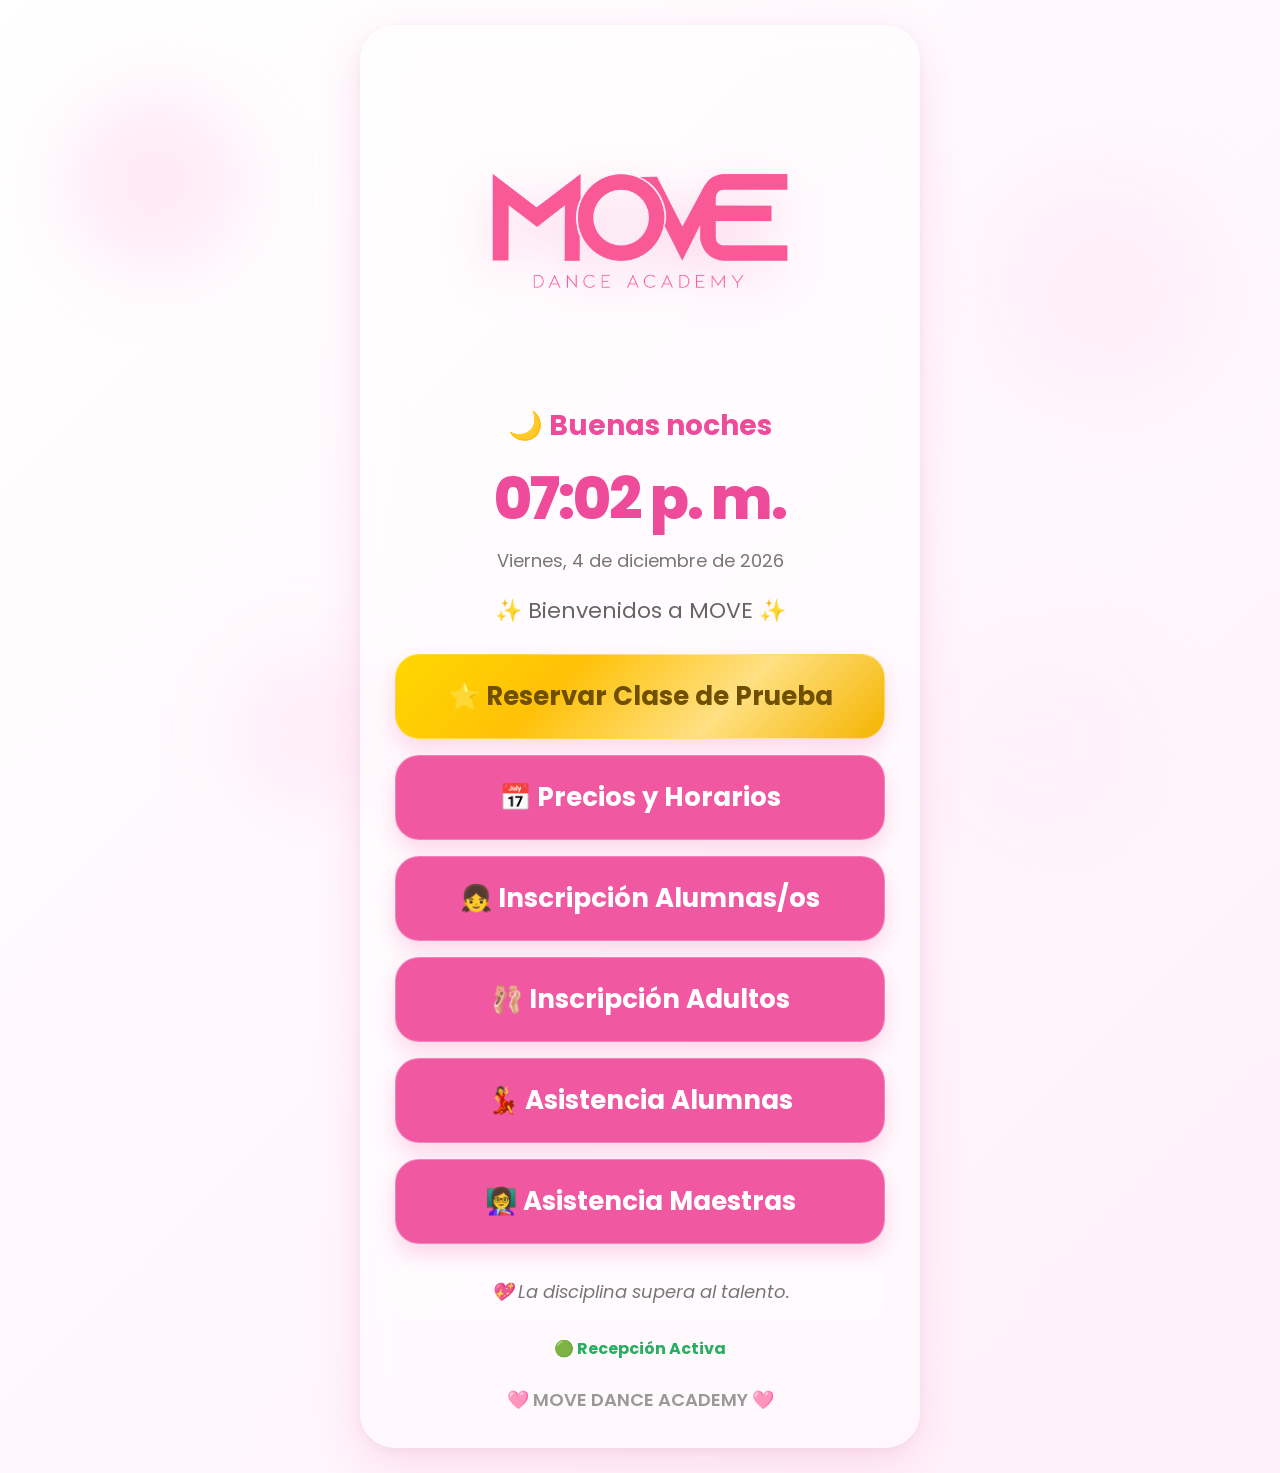
<file: index.html>
<!DOCTYPE html>
<html lang="es">

<head>

<meta charset="UTF-8">

<meta name="viewport" content="width=device-width, initial-scale=1.0">

<title>MOVE Dance Academy</title>

<meta name="theme-color" content="#f04d98">

<link rel="preconnect" href="https://fonts.googleapis.com">

<link rel="preconnect" href="https://fonts.gstatic.com" crossorigin>

<link href="https://fonts.googleapis.com/css2?family=Poppins:wght@300;400;500;600;700;800&display=swap" rel="stylesheet">

<link rel="stylesheet" href="styles.css">

</head>

<body>

<div class="background"></div>

<div class="floating floating1"></div>
<div class="floating floating2"></div>
<div class="floating floating3"></div>
<div class="floating floating4"></div>

<main class="container">

<img
src="logo.png"
class="logo"
alt="MOVE Dance Academy">

<div id="greeting" class="greeting">

☀️ Buenos días

</div>

<div id="clock" class="clock">

00:00

</div>

<div id="date" class="date">

Cargando...

</div>

<div id="welcomeMessage" class="welcome">

✨ Bienvenidos a MOVE ✨

</div>

<a
class="btn btn-gold"
href="https://airtable.com/appPEfqYLEyfLcRJE/pagK5FDekjquR8C4B/form">

⭐ Reservar Clase de Prueba

</a>

<a
class="btn" href="horarios.html">
📅 Precios y Horarios

</a>

<a
class="btn"
href="https://movedanceasistencia.fillout.com/t/7R2tz7q9qVus">

👧 Inscripción Alumnas/os

</a>

<a
class="btn"
href="https://movedanceasistencia.fillout.com/t/tAcHw7cnXAus">

🩰 Inscripción Adultos

</a>

<a
class="btn"
href="biometrico.html">

💃 Asistencia Alumnas

</a>

<a
class="btn"
href="https://airtable.com/appPEfqYLEyfLcRJE/pagmaQIeeyKiSmdMu/form">

👩‍🏫 Asistencia Maestras

</a>

<div id="quote" class="quote">

💖 La disciplina supera al talento.

</div>

<div class="status">

🟢 Recepción Activa

</div>

<footer>

🩷 MOVE DANCE ACADEMY 🩷

</footer>

</main>

<script src="script.js"></script>

</body>

</html>
</file>
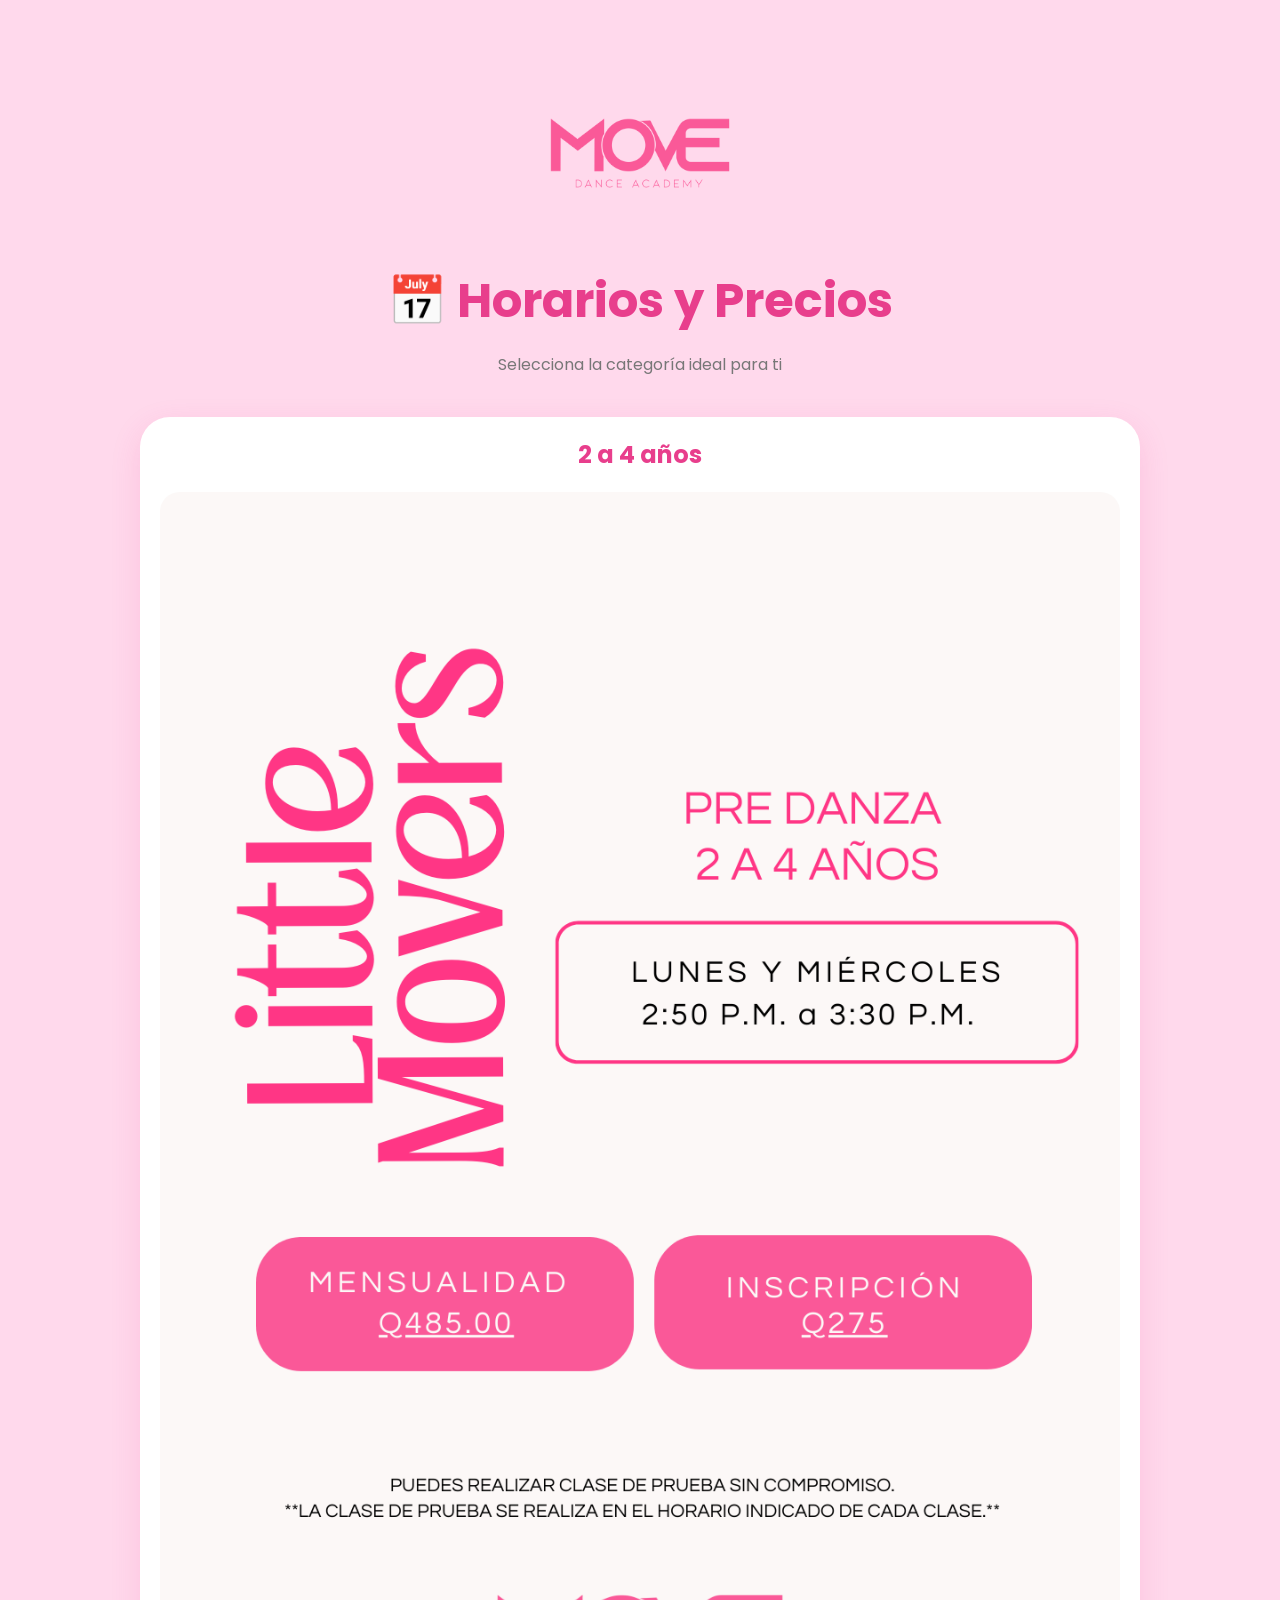
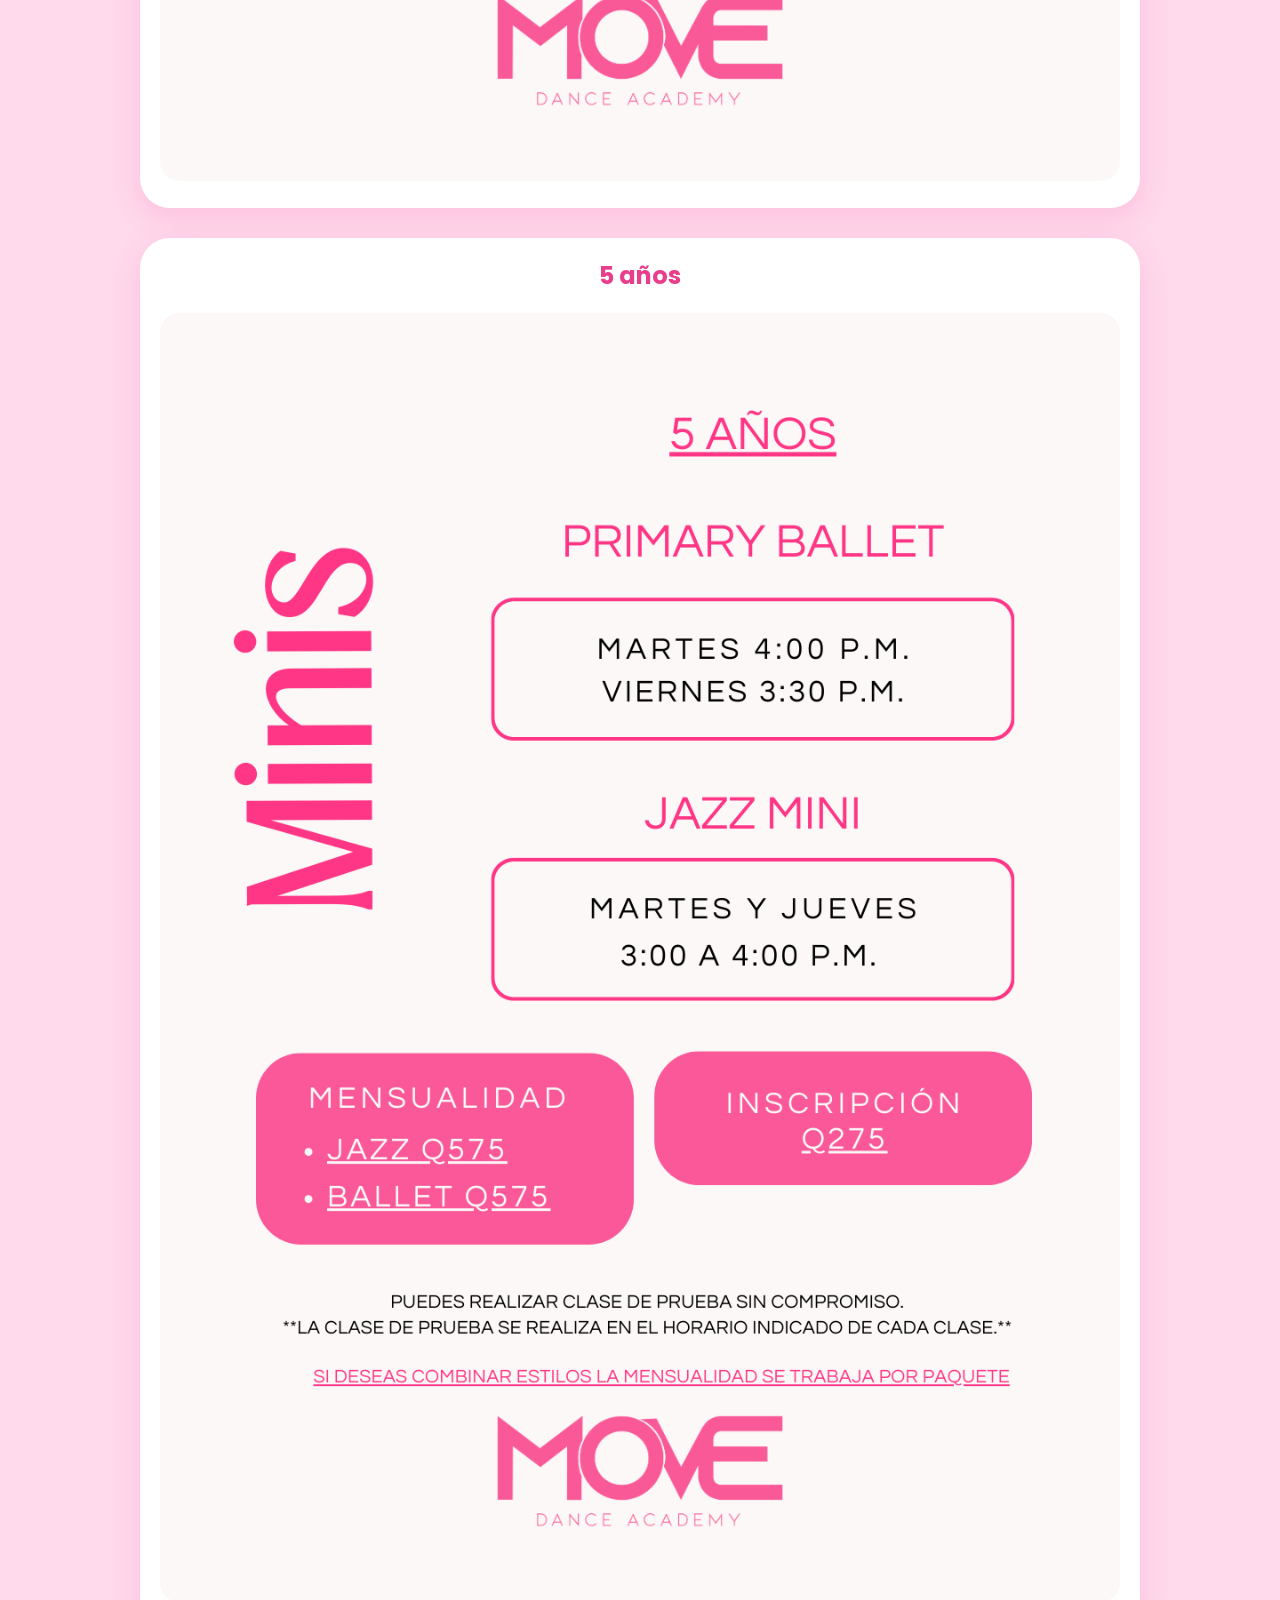
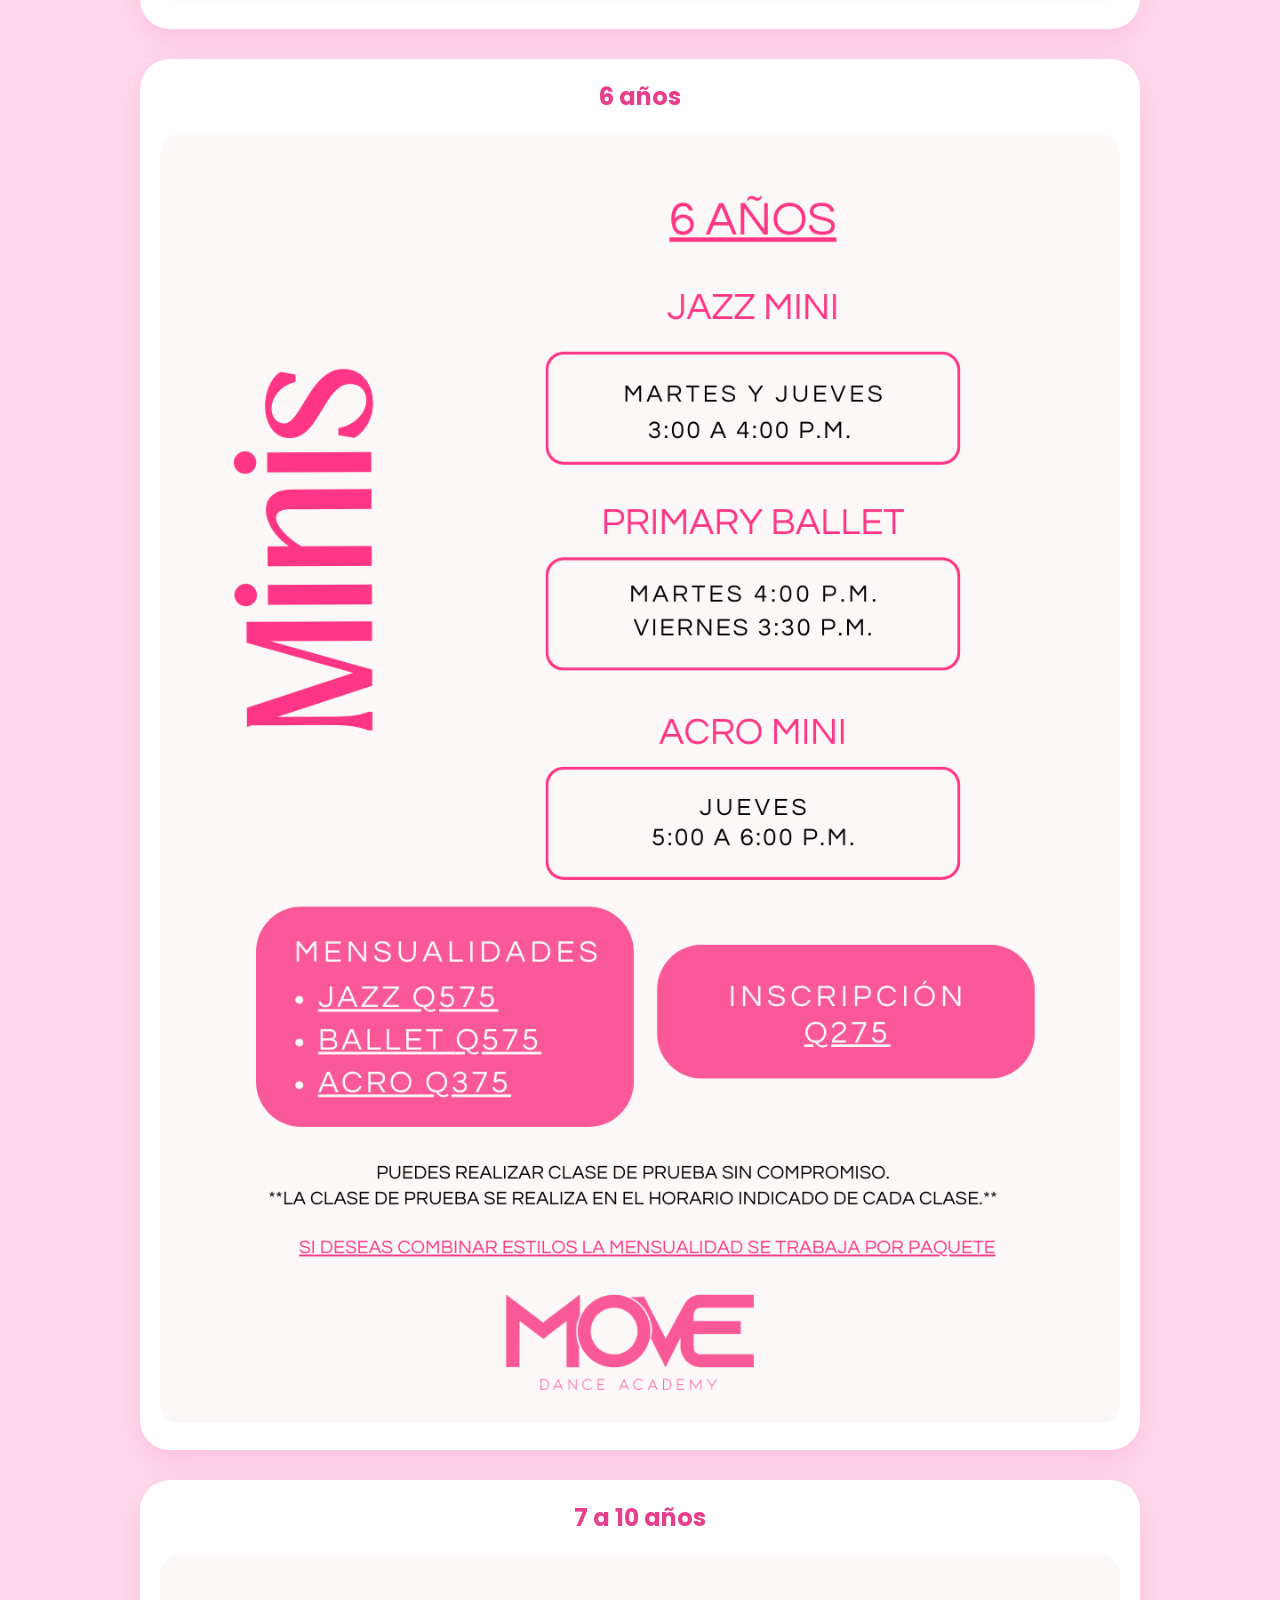
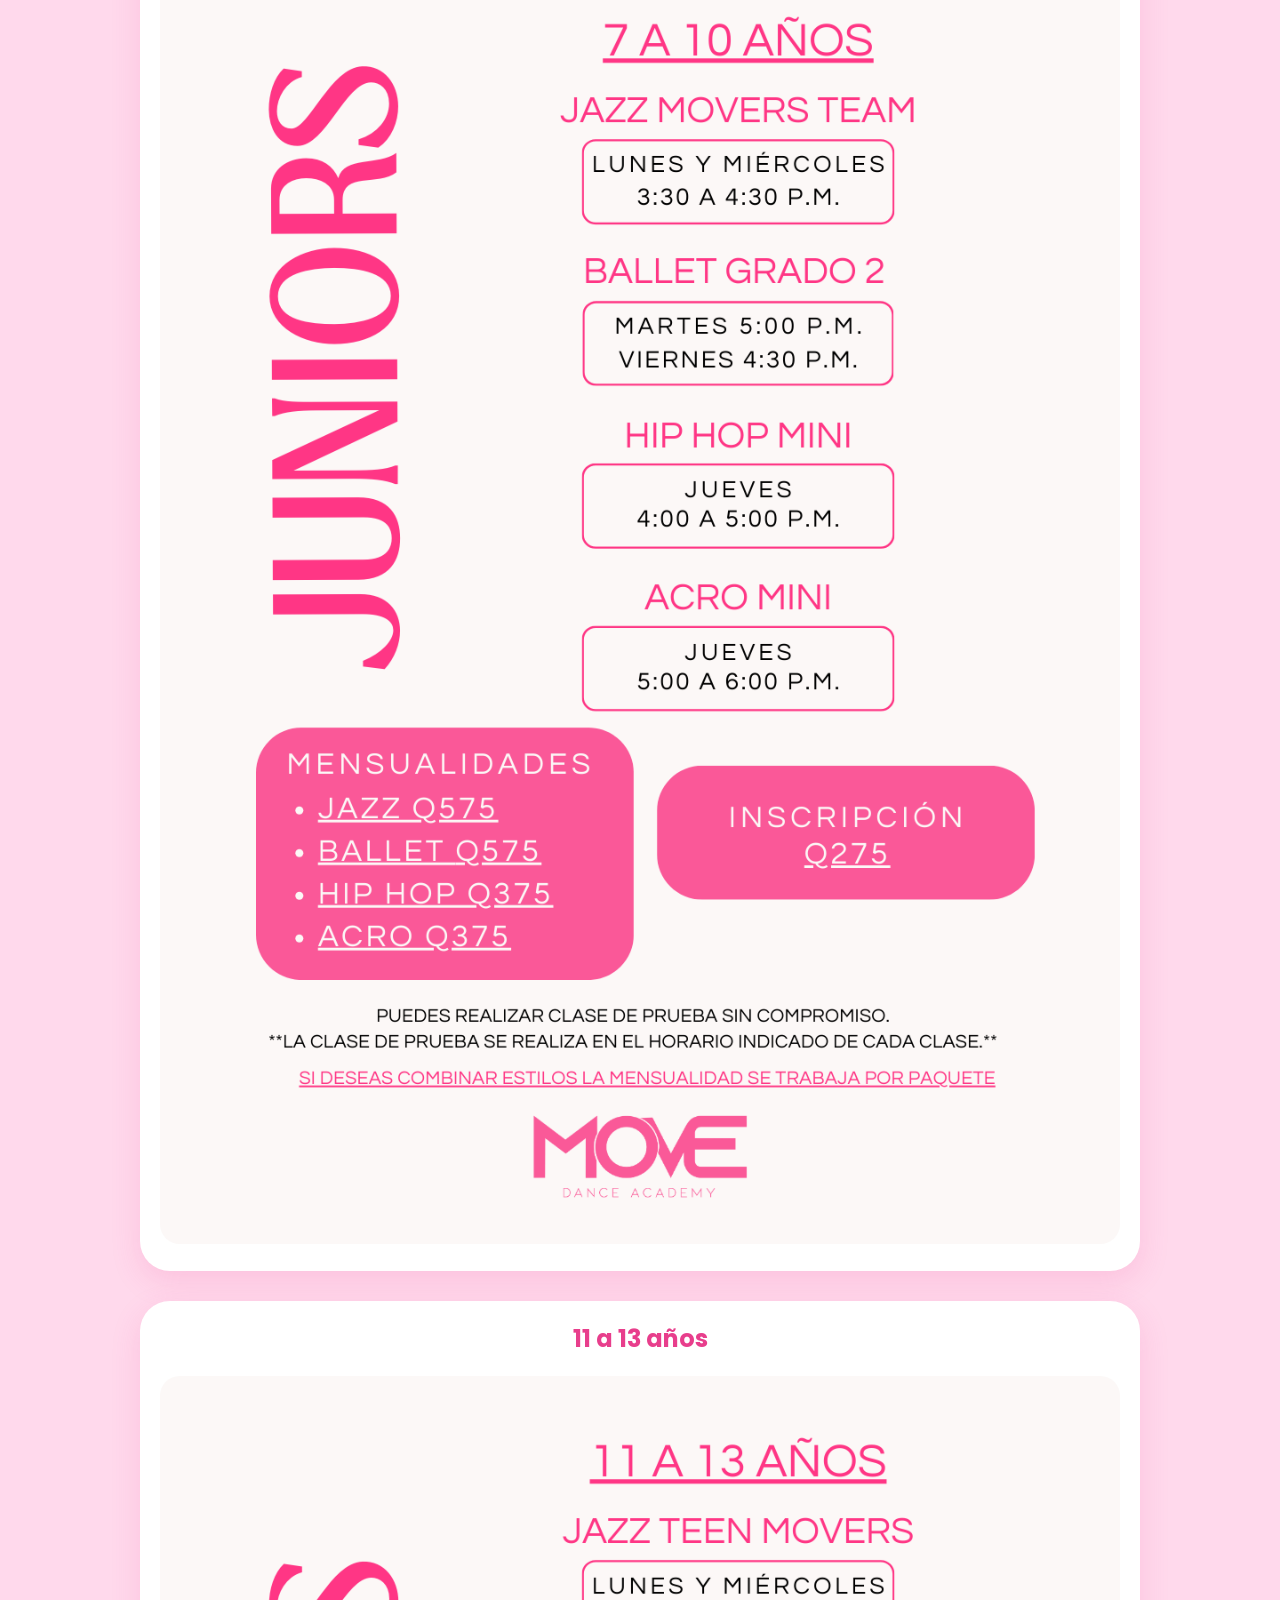
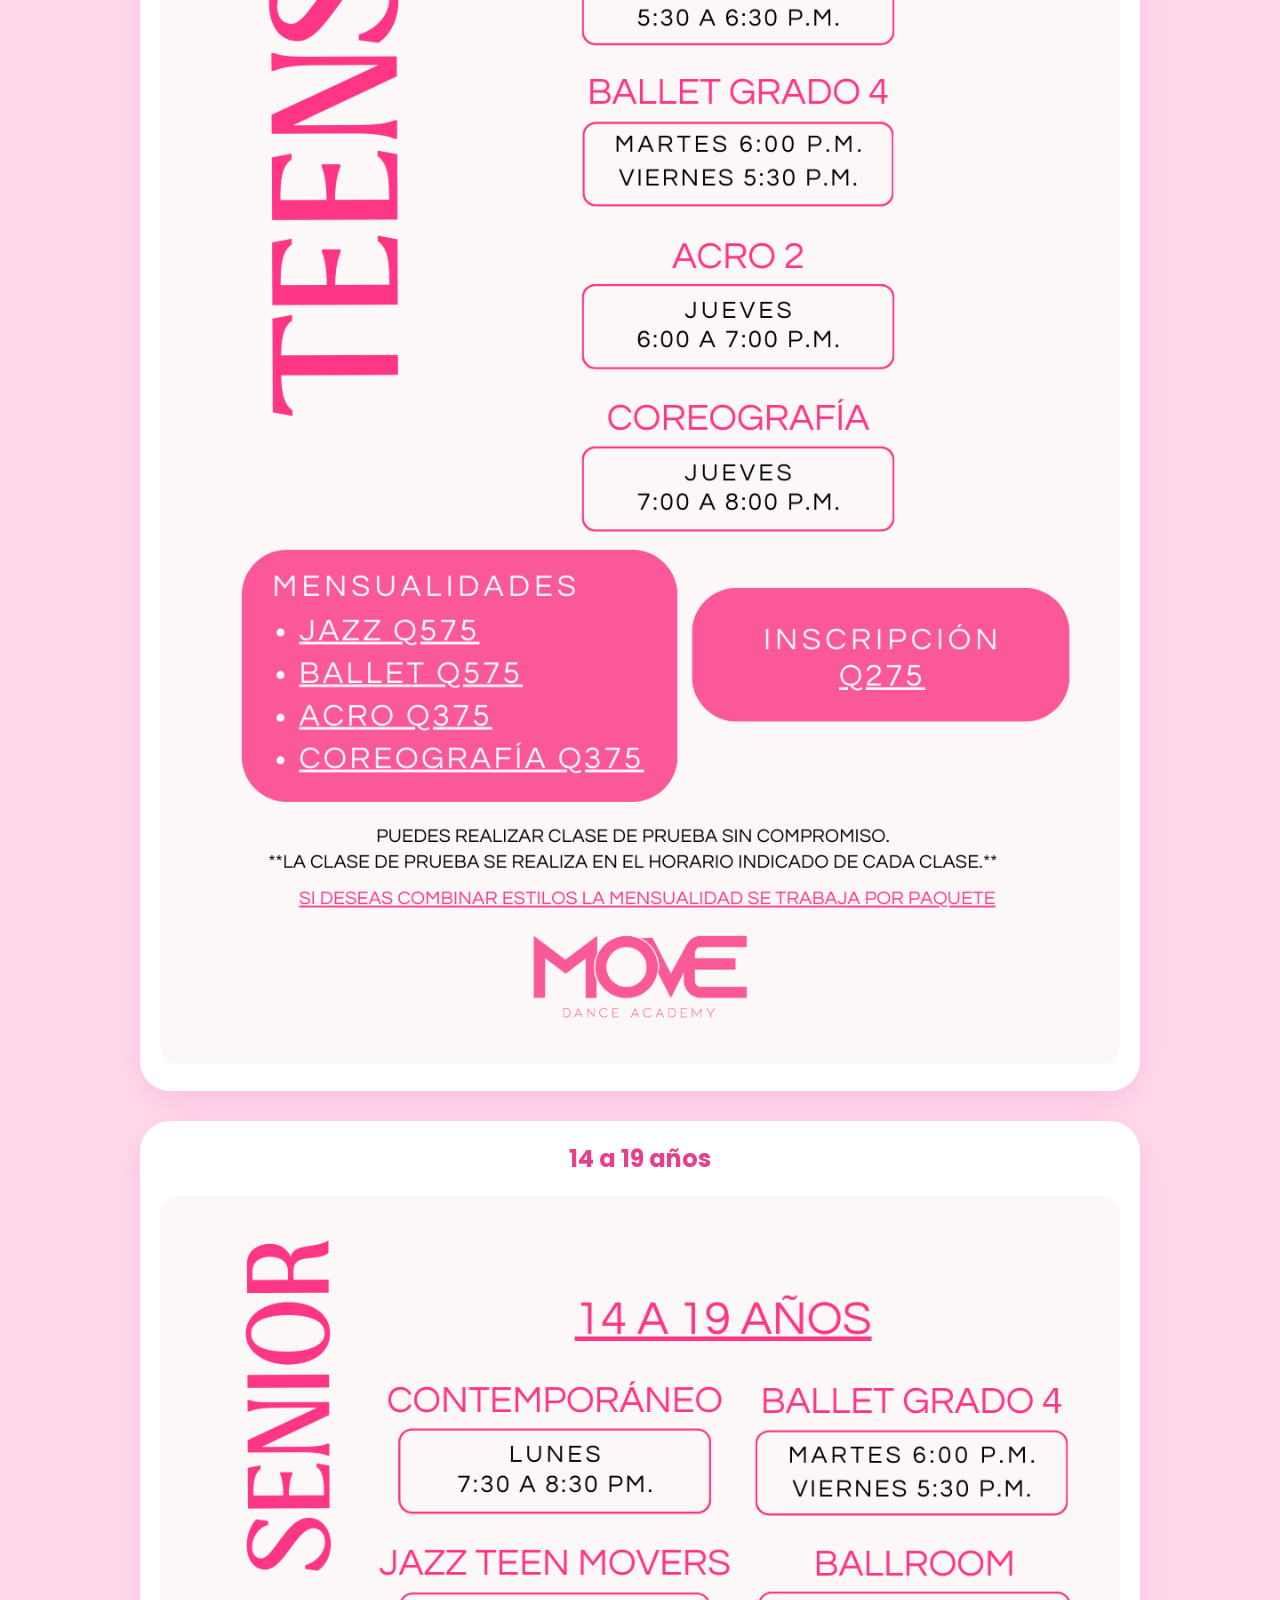
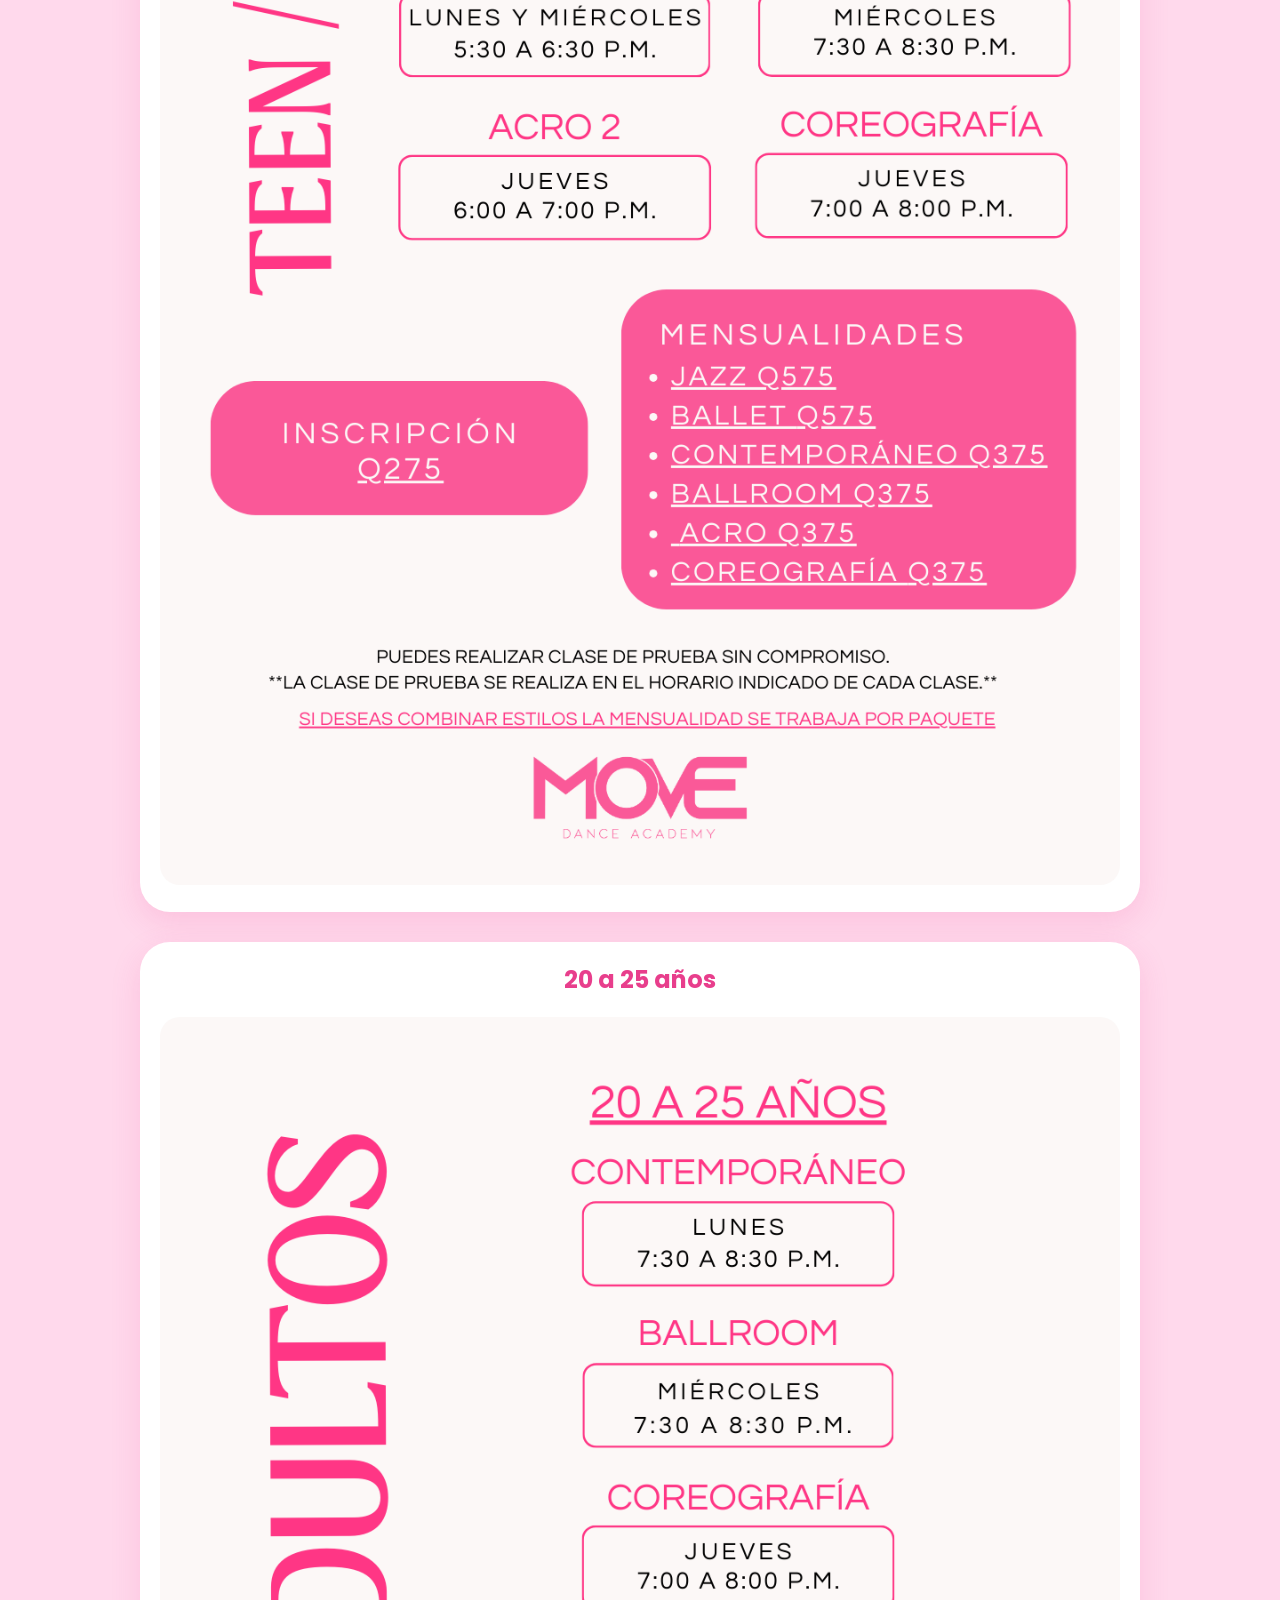
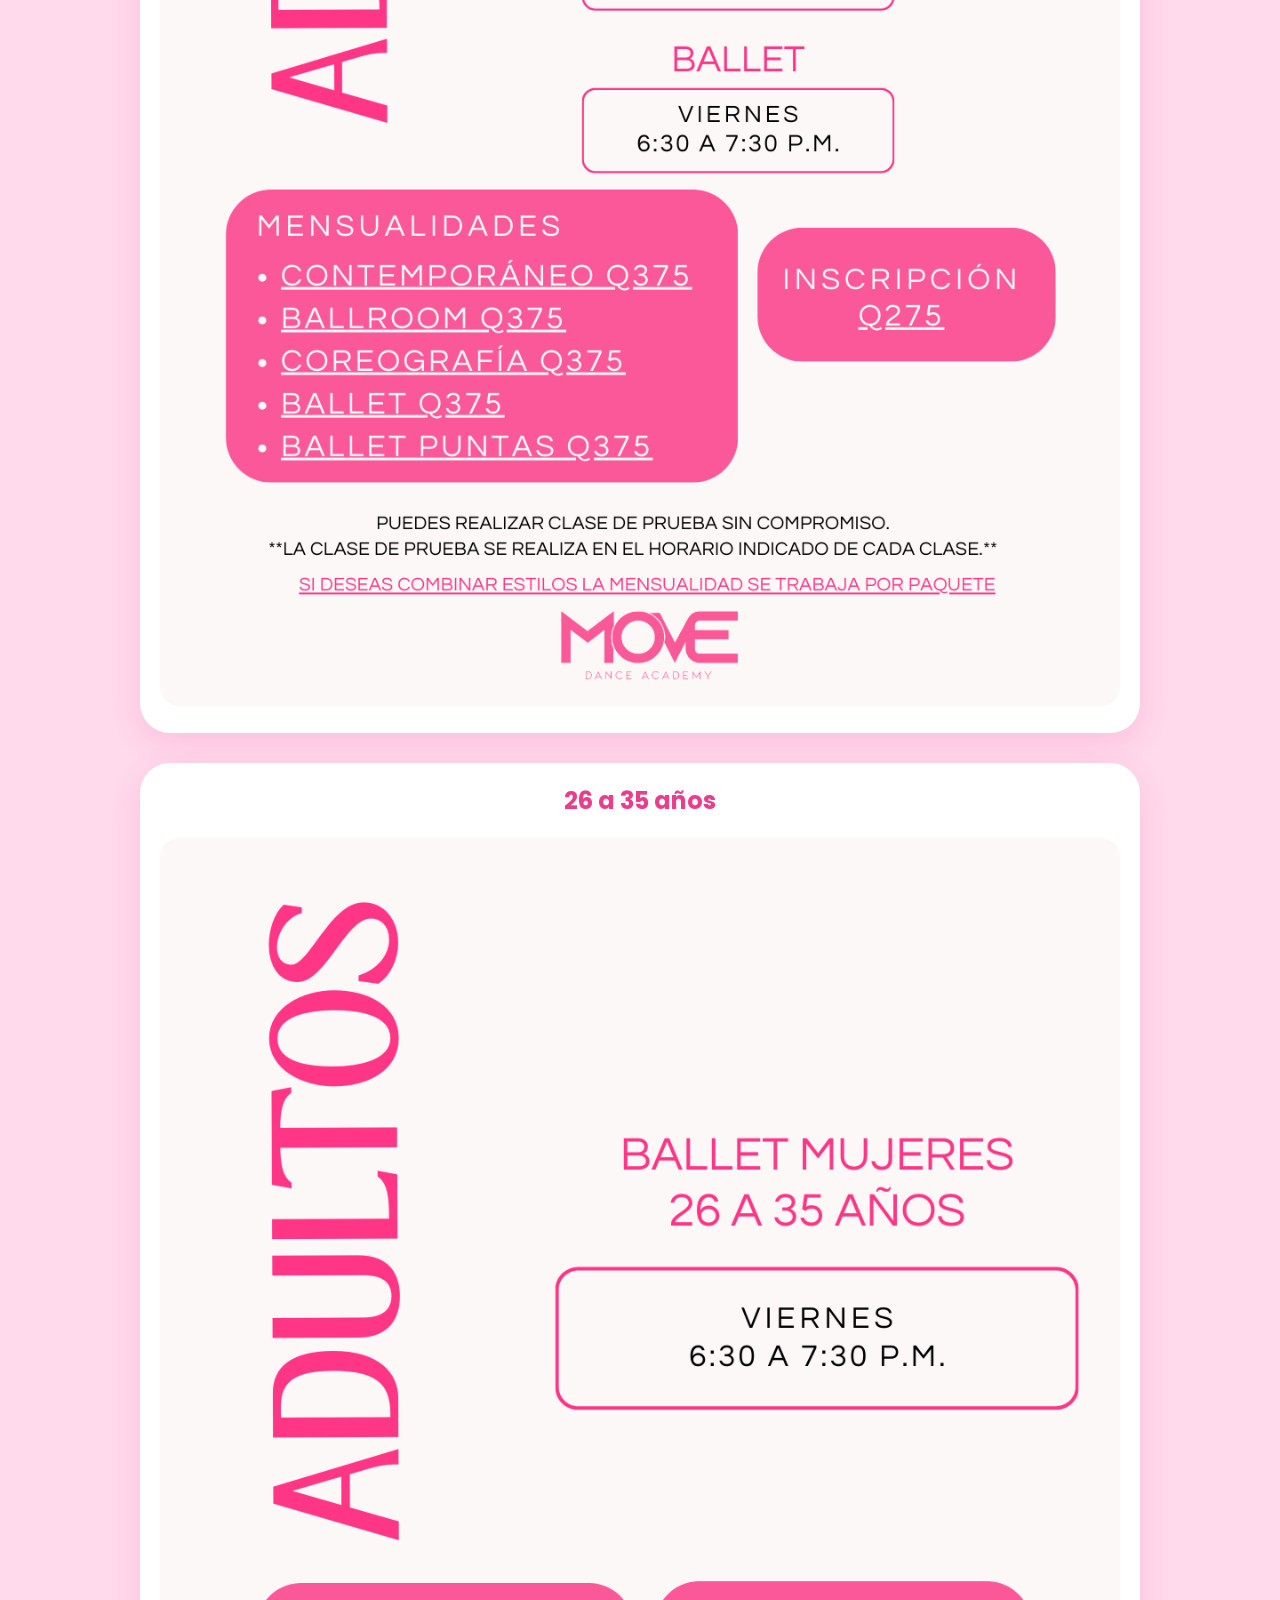
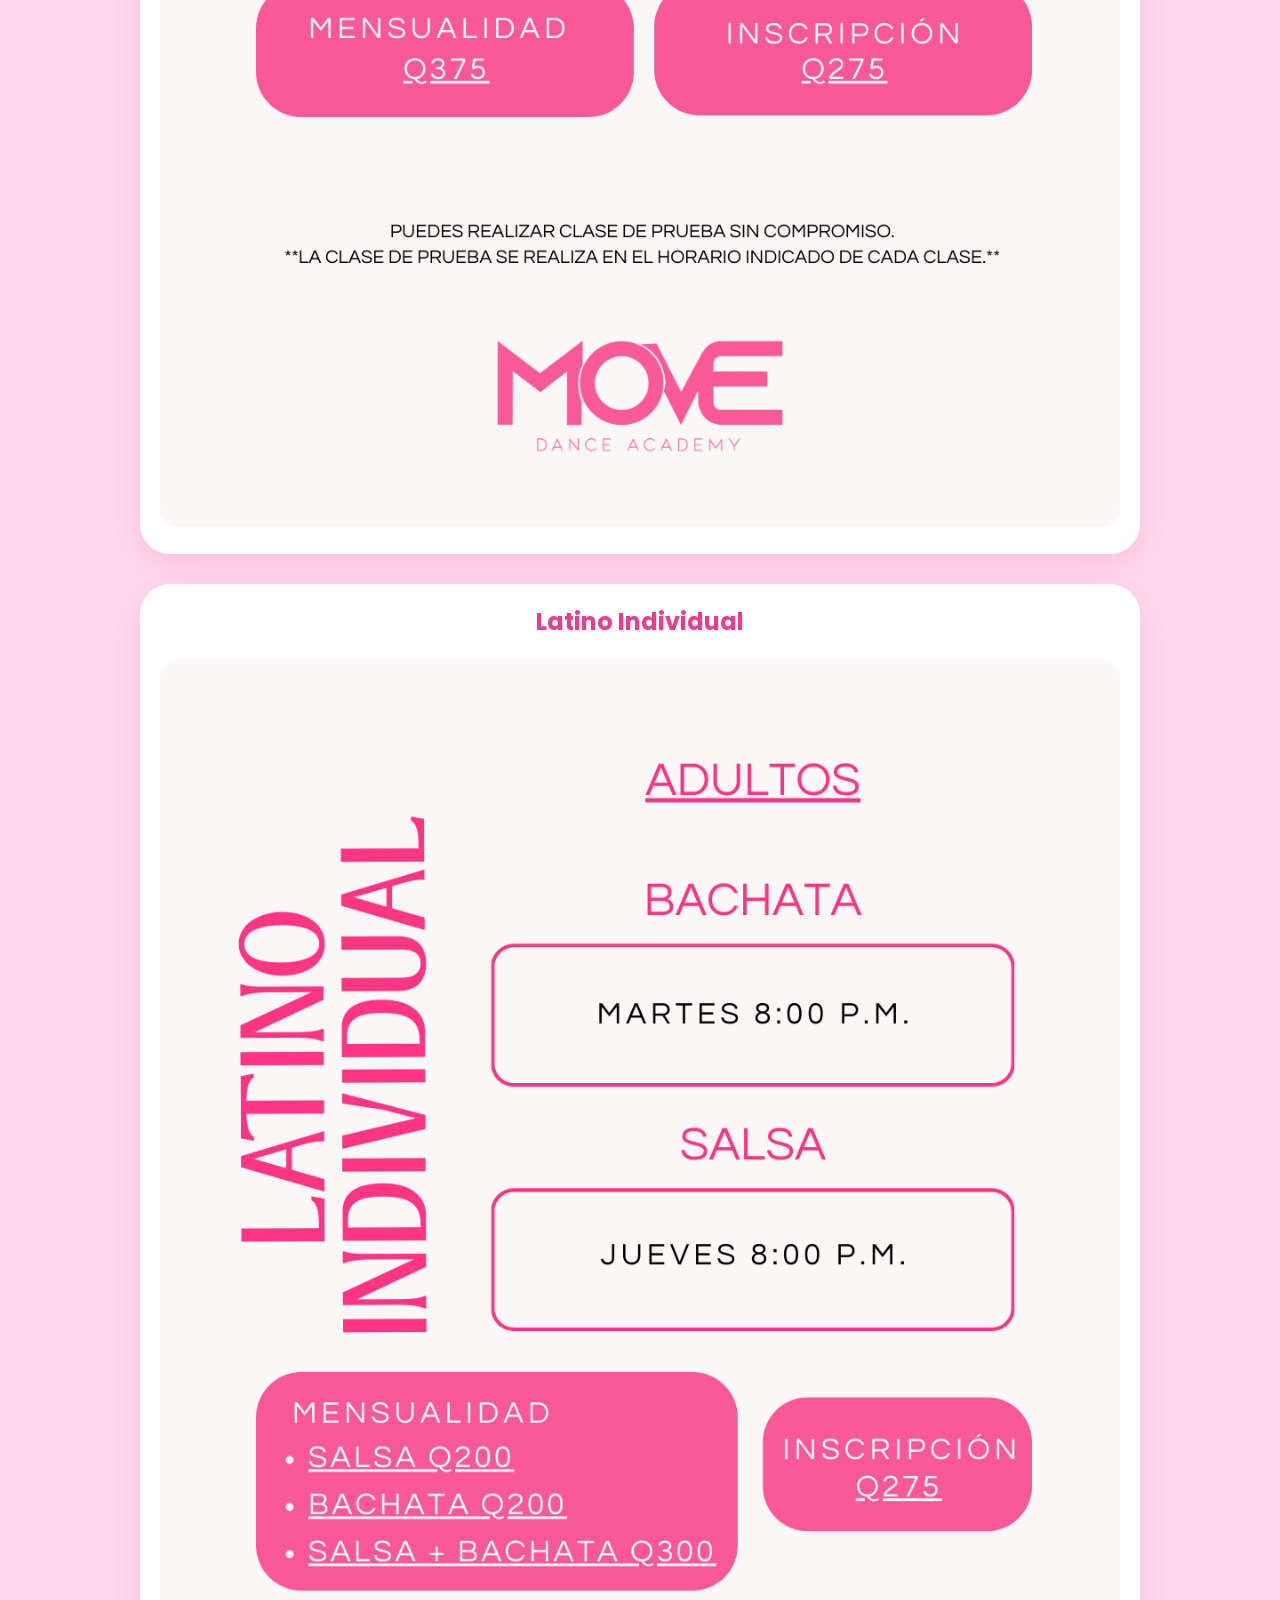
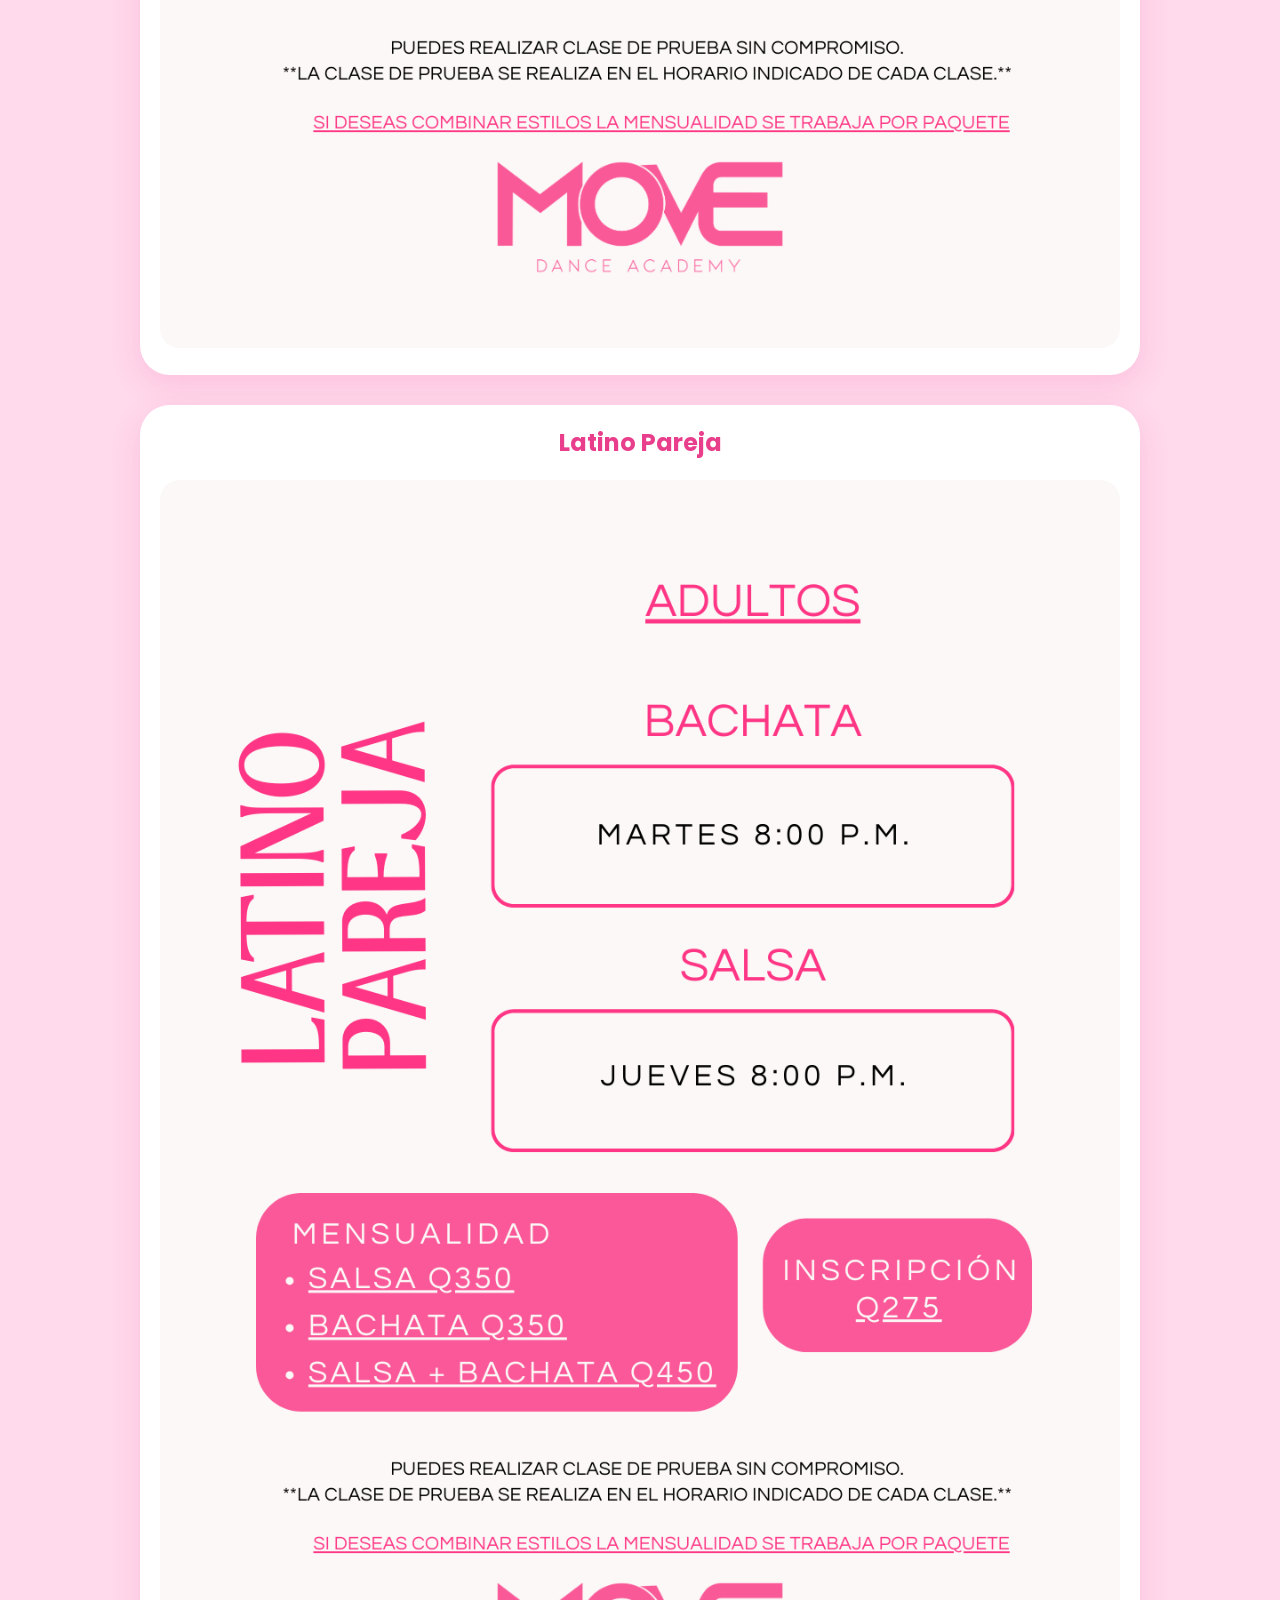
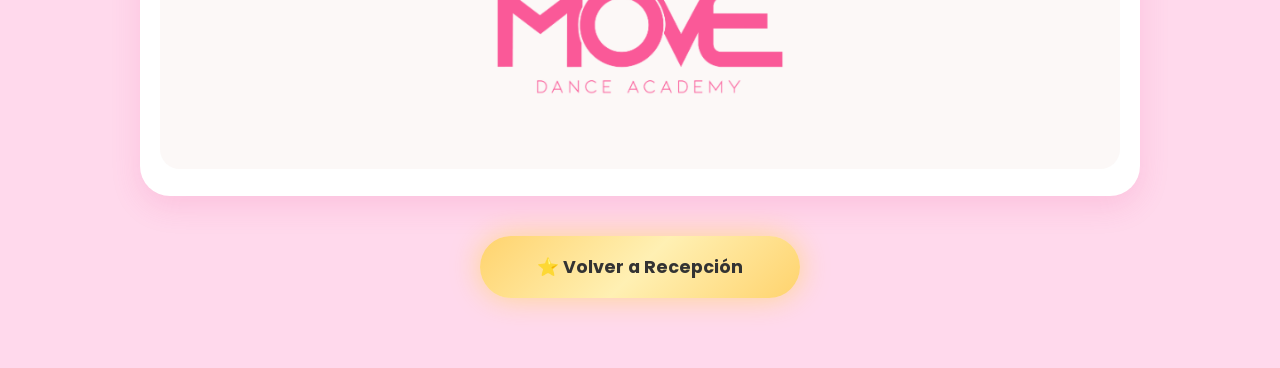
<file: horarios.html>
<!DOCTYPE html>
<html lang="es">
<head>
<meta charset="UTF-8">
<meta name="viewport" content="width=device-width, initial-scale=1.0">

<title>MOVE | Horarios y Precios</title>

<link href="https://fonts.googleapis.com/css2?family=Poppins:wght@300;400;600;700;800&display=swap" rel="stylesheet">

<style>

*{
margin:0;
padding:0;
box-sizing:border-box;
font-family:'Poppins',sans-serif;
}

body{
background:#ffd9ec;
padding:30px 15px;
}

.container{
max-width:1000px;
margin:auto;
}

.logo{
display:block;
width:260px;
max-width:90%;
margin:20px auto;
}

h1{
text-align:center;
color:#e83e8c;
font-size:3rem;
margin-bottom:15px;
}

.subtitle{
text-align:center;
color:#777;
margin-bottom:40px;
}

.card{

background:white;

border-radius:30px;

padding:20px;

margin-bottom:30px;

box-shadow:
0 10px 30px rgba(232,62,140,.15);
}

.card h2{

text-align:center;

color:#e83e8c;

margin-bottom:20px;
}

.card img{

width:100%;

border-radius:20px;
}

.back{

display:block;

width:320px;

max-width:90%;

margin:40px auto;

padding:18px;

text-align:center;

text-decoration:none;

font-weight:700;

font-size:1.1rem;

border-radius:999px;

background:linear-gradient(
135deg,
#ffd36d,
#fff0b3,
#ffd36d
);

color:#333;

box-shadow:
0 0 30px rgba(255,215,0,.4);
}

</style>

</head>

<body>

<div class="container">

<img src="logo.png" class="logo">

<h1>📅 Horarios y Precios</h1>

<p class="subtitle">
Selecciona la categoría ideal para ti
</p>

<div class="card">
<h2>2 a 4 años</h2>
<img src="2a4.png">
</div>

<div class="card">
<h2>5 años</h2>
<img src="5anos.png">
</div>

<div class="card">
<h2>6 años</h2>
<img src="6anos.png">
</div>

<div class="card">
<h2>7 a 10 años</h2>
<img src="7a10.png">
</div>

<div class="card">
<h2>11 a 13 años</h2>
<img src="11a13.png">
</div>

<div class="card">
<h2>14 a 19 años</h2>
<img src="14a19.png">
</div>

<div class="card">
<h2>20 a 25 años</h2>
<img src="20a25.png">
</div>

<div class="card">
<h2>26 a 35 años</h2>
<img src="26a35.png">
</div>

<div class="card">
<h2>Latino Individual</h2>
<img src="latino-individual.png">
</div>

<div class="card">
<h2>Latino Pareja</h2>
<img src="latino-pareja.png">
</div>

<a href="index.html" class="back">
⭐ Volver a Recepción
</a>

</div>

</body>
</html>
</file>
<file: styles.css>
/* ========================= */
/* MOVE DANCE ACADEMY        */
/* RECEPCIÓN PREMIUM         */
/* ========================= */

*{
    margin:0;
    padding:0;
    box-sizing:border-box;
}

html,
body{

    width:100%;
    min-height:100vh;

    font-family:'Poppins',sans-serif;

    overflow-x:hidden;

}

/* ========================= */
/* FONDO PREMIUM             */
/* ========================= */

body{

    display:flex;
    justify-content:center;
    align-items:center;

    padding:25px;

    background:
    linear-gradient(
        -45deg,
        #ffffff,
        #fff5fb,
        #ffe8f4,
        #fff0fa,
        #ffffff
    );

    background-size:400% 400%;

    animation:gradientFlow 20s ease infinite;

}

@keyframes gradientFlow{

    0%{
        background-position:0% 50%;
    }

    50%{
        background-position:100% 50%;
    }

    100%{
        background-position:0% 50%;
    }

}

/* ========================= */
/* BURBUJAS DECORATIVAS      */
/* ========================= */

.background{

    position:fixed;
    inset:0;

    pointer-events:none;

}

.floating{

    position:fixed;

    border-radius:50%;

    filter:blur(40px);

    opacity:.20;

    animation:floatBubble 12s infinite ease-in-out;

}

.floating1{

    width:180px;
    height:180px;

    background:#ff9ed2;

    left:5%;
    top:10%;

}

.floating2{

    width:240px;
    height:240px;

    background:#ffd6ea;

    right:5%;
    top:18%;

    animation-delay:2s;

}

.floating3{

    width:160px;
    height:160px;

    background:#ffc7e2;

    left:18%;
    bottom:10%;

    animation-delay:4s;

}

.floating4{

    width:220px;
    height:220px;

    background:#ffe7f4;

    right:10%;
    bottom:5%;

    animation-delay:1s;

}

@keyframes floatBubble{

    50%{

        transform:
        translateY(-20px)
        translateX(15px);

    }

}

/* ========================= */
/* TARJETA PRINCIPAL         */
/* ========================= */

.container{

    width:100%;
    max-width:560px;

    padding:35px;

    border-radius:35px;

    background:
    rgba(255,255,255,.42);

    backdrop-filter:blur(18px);

    -webkit-backdrop-filter:blur(18px);

    box-shadow:

    0 15px 45px rgba(240,61,151,.15),

    0 3px 12px rgba(0,0,0,.05);

    text-align:center;

}

/* ========================= */
/* LOGO                      */
/* ========================= */

.logo{

    width:95%;
    max-width:430px;

    margin-bottom:15px;

    animation:
    logoFloat 5s ease-in-out infinite;

    filter:
    drop-shadow(
    0 15px 25px
    rgba(240,61,151,.22)
    );

}

@keyframes logoFloat{

    50%{

        transform:
        translateY(-10px);

    }

}

/* ========================= */
/* SALUDO                    */
/* ========================= */

.greeting{

    font-size:28px;

    font-weight:700;

    color:#ef4b9b;

    margin-bottom:8px;

}

/* ========================= */
/* RELOJ                     */
/* ========================= */

.clock{

    font-size:58px;

    font-weight:800;

    color:#ef4b9b;

    letter-spacing:-2px;

}

/* ========================= */
/* FECHA                     */
/* ========================= */

.date{

    margin-top:5px;

    margin-bottom:20px;

    color:#777;

    font-size:18px;

}

/* ========================= */
/* MENSAJES                  */
/* ========================= */

.welcome{

    min-height:40px;

    margin-bottom:20px;

    font-size:22px;

    color:#666;

    transition:opacity .4s ease;

}

/* ========================= */
/* BOTONES                   */
/* ========================= */

.btn{

    display:block;

    text-decoration:none;

    margin-bottom:16px;

    padding:22px;

    border-radius:24px;

    color:white;

    font-size:26px;

    font-weight:700;

    background:
    rgba(239,75,155,.92);

    border:1px solid
    rgba(255,255,255,.25);

    backdrop-filter:blur(12px);

    box-shadow:

    0 10px 20px
    rgba(239,75,155,.20);

    transition:
    transform .18s,
    box-shadow .18s;

}

.btn:hover{

    transform:
    translateY(-3px)
    scale(1.02);

}

.btn:active{

    transform:
    scale(.96);

}

/* ========================= */
/* BOTÓN DORADO              */
/* ========================= */

.btn-gold{

    background:
    linear-gradient(
    135deg,
    #FFD700,
    #FFC107,
    #FFE082,
    #F4B400
    );

    color:#6f4f00;

    position:relative;

    overflow:hidden;

}

.btn-gold::before{

    content:"";

    position:absolute;

    top:0;
    left:-120%;

    width:100px;
    height:100%;

    background:

    linear-gradient(
    90deg,
    transparent,
    rgba(255,255,255,.8),
    transparent
    );

    animation:
    shine 3s infinite;

}

@keyframes shine{

    100%{

        left:140%;

    }

}

/* ========================= */
/* FRASE INSPIRADORA         */
/* ========================= */

.quote{

    margin-top:18px;

    padding:16px;

    border-radius:20px;

    background:
    rgba(255,255,255,.35);

    color:#777;

    font-size:18px;

    font-style:italic;

    transition:
    opacity .4s ease;

}

/* ========================= */
/* STATUS                    */
/* ========================= */

.status{

    margin-top:15px;

    color:#27ae60;

    font-weight:700;

}

/* ========================= */
/* FOOTER                    */
/* ========================= */

footer{

    margin-top:25px;

    color:#999;

    font-size:18px;

    font-weight:600;

}

/* ========================= */
/* REDMI                     */
/* ========================= */

@media(max-width:600px){

    .btn{

        font-size:22px;

        padding:20px;

    }

    .clock{

        font-size:50px;

    }

}
</file>
